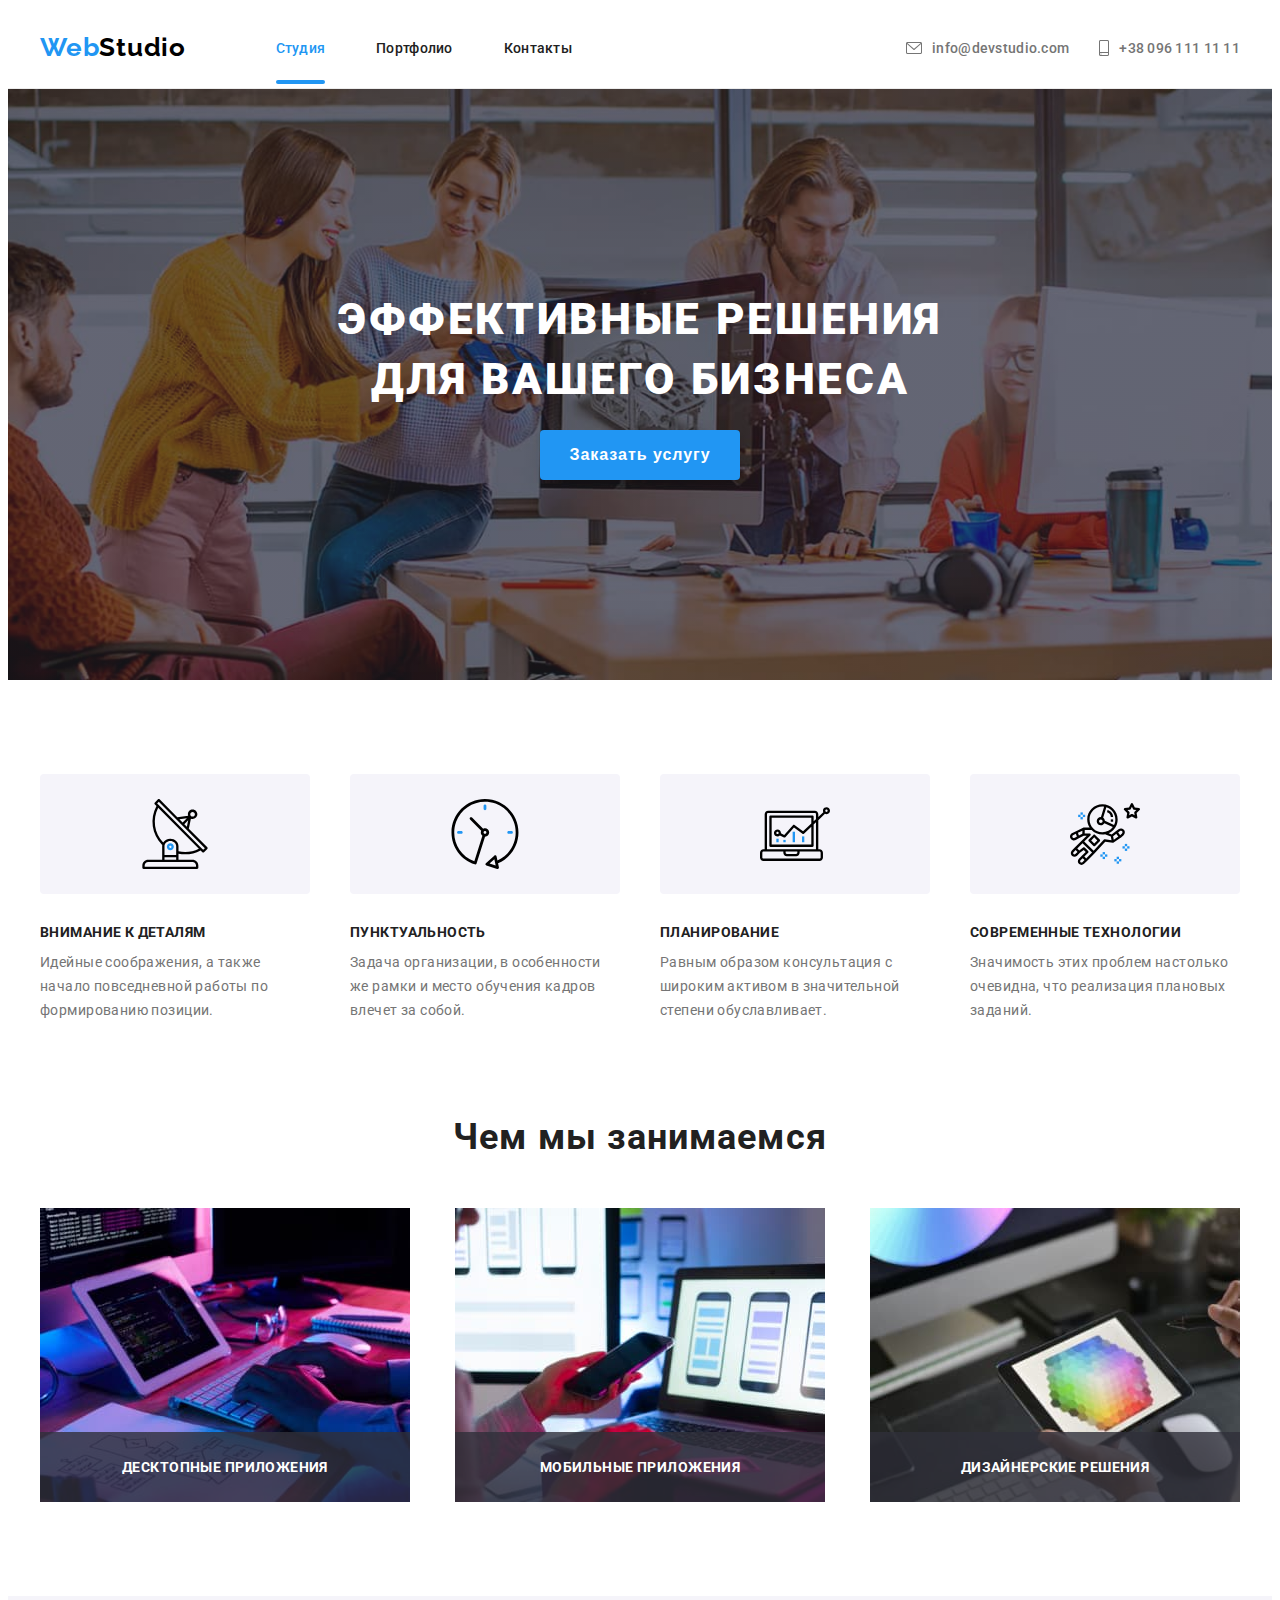
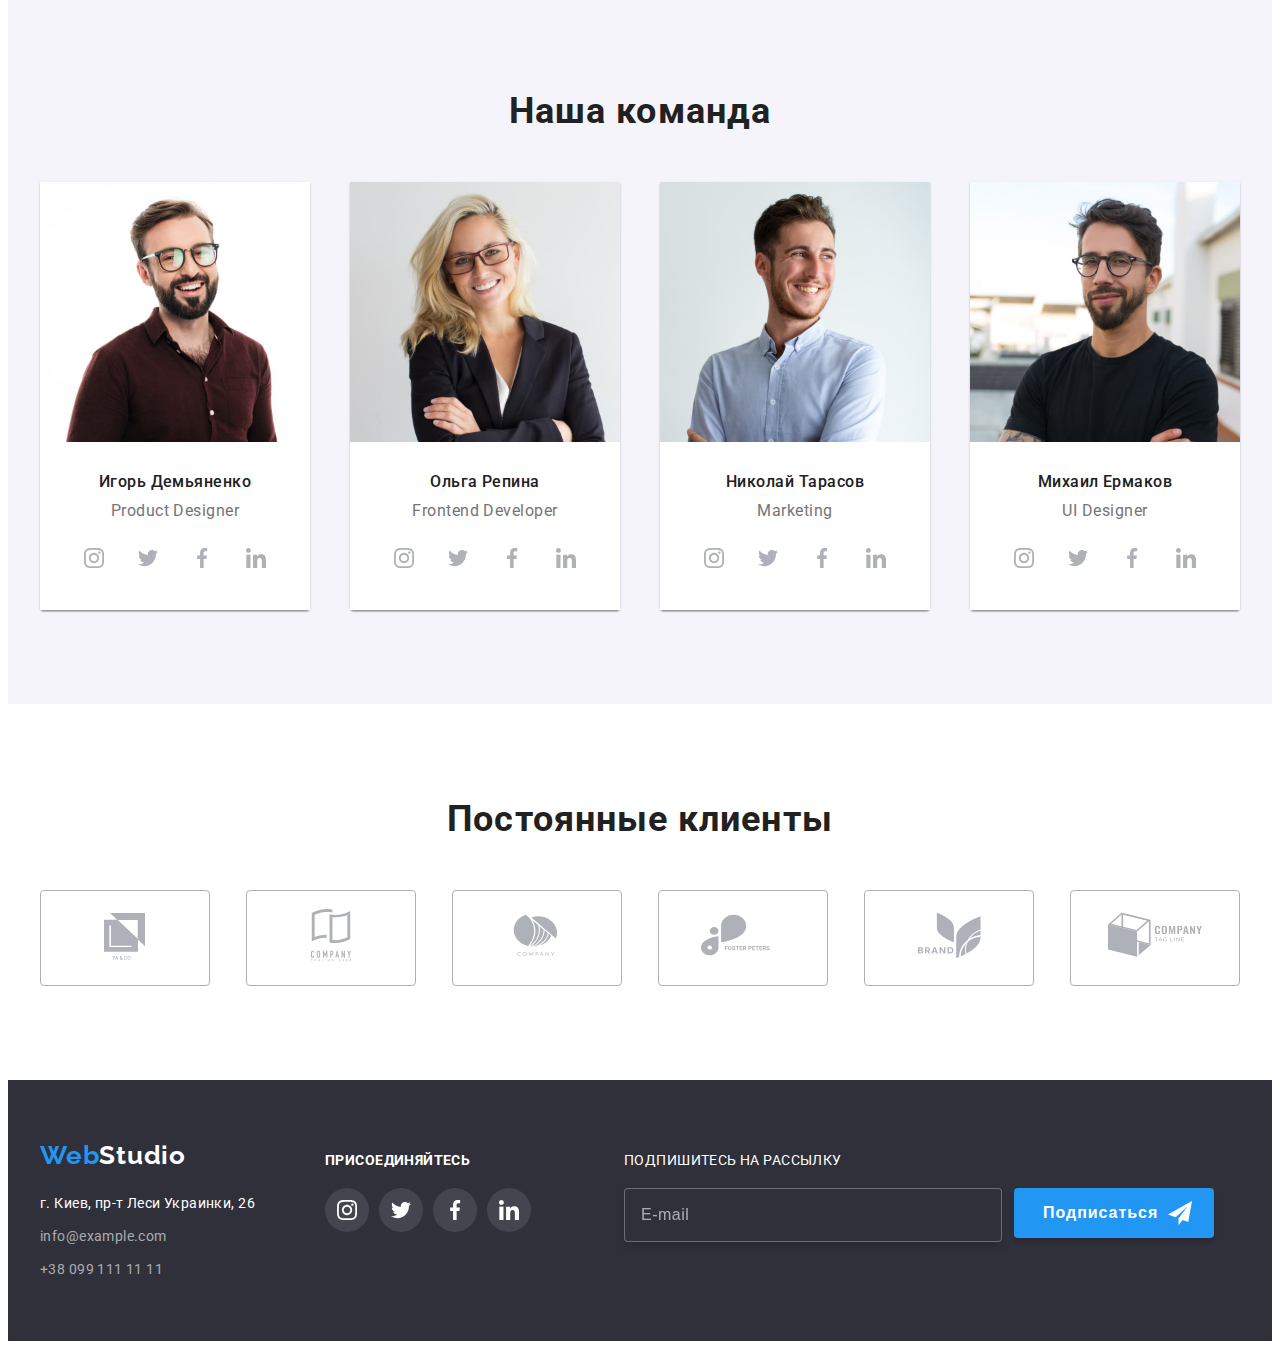
<file: index.html>
<!DOCTYPE html>
<html lang="ru">
<head>
    <meta charset="UTF-8">
    <meta http-equiv="X-UA-Compatible" content="IE=edge">
    <meta name="viewport" content="width=device-width, initial-scale=1.0">
    <title>document-studio</title>
    <link rel="stylesheet" href="https://cdnjs.cloudflare.com/ajax/libs/modern-normalize/1.1.0/modern-normalize.min.css"
        integrity="sha512-wpPYUAdjBVSE4KJnH1VR1HeZfpl1ub8YT/NKx4PuQ5NmX2tKuGu6U/JRp5y+Y8XG2tV+wKQpNHVUX03MfMFn9Q=="
        crossorigin="anonymous" referrerpolicy="no-referrer" />
    <link rel="preconnect" href="https://fonts.googleapis.com">
    <link rel="preconnect" href="https://fonts.gstatic.com" crossorigin>
    <link href="https://fonts.googleapis.com/css2?family=Raleway:wght@700&family=Roboto:wght@400;500;700;900&display=swap"
        rel="stylesheet">
    <link rel="stylesheet" href="./css/styles.css">
</head>
<body>
   <header class="header">
       <div class="container header-container">
            <nav class="header-nav">
                <a href="" class="header-logo"><span class="header-logo-first">Web</span><span class="header-logo-second">Studio</span></a>
                <ul class="list header-nav-list">
                    <li class="header-nav-item"><a href="" class="header-link studio-link">Студия</a></li>
                    <li class="header-nav-item"><a href="./portfolio.html" class="header-link">Портфолио</a></li>
                    <li class="header-nav-item"><a href="" class="header-link">Контакты</a></li>
                </ul>
            </nav>
            <ul class="list header-contacts-list">
                <li class="header-contacts-item">
                    <a href="mailto:info@devstudio.com" class="header-contacts-link">
                        <svg class="header-contacts-icon" width="16" height="12">
                            <use href="./images/icons.svg#icon-envelope"></use>
                        </svg> 
                    info@devstudio.com</a>
                </li>
                <li class="header-contacts-item">
                    <a href="tel:+380961111111" class="header-contacts-link">
                        <svg class="header-contacts-icon" width="10" height="16">
                            <use href="./images/icons.svg#icon-smartphone"></use>
                        </svg>
                    +38 096 111 11 11</a>
                </li>
            </ul>
        </div>
   </header> 

   <main>
        <section class="hero section">
            <div class="container">
                <h1 class="hero-title">Эффективные решения для вашего бизнеса</h1>
                <button type="button" class="hero-btn" data-modal-open>Заказать услугу</button>
            </div>
        </section>
       
       <section class="peculiarities section">
           <div class="container">
                <h2 class="visually-hidden">Особенности</h2>
                <ul class="list peculiarities-list">
                    <li class="peculiarities-item">
                        <div class="peculiarities-decoration">
                            <svg class="peculiarities-decoration-icon" width="70" height="70">
                                <use href="./images/icons.svg#icon-antenna"></use>
                            </svg>
                        </div>
                        <h3 class="peculiarities-title">Внимание к деталям</h3>
                        <p class="peculiarities-text">
                                Идейные соображения, а также начало повседневной работы по формированию позиции.
                        </p>
                    </li>
                    <li class="peculiarities-item">
                        <div class="peculiarities-decoration">
                            <svg class="peculiarities-decoration-icon" width="70" height="70">
                                <use href="./images/icons.svg#icon-clock"></use>
                            </svg>
                        </div>
                        <h3 class="peculiarities-title">Пунктуальность</h3>
                        <p class="peculiarities-text">
                                Задача организации, в особенности же рамки и место обучения кадров влечет за собой.
                        </p>
                    </li>
                    <li class="peculiarities-item">
                        <div class="peculiarities-decoration">
                            <svg class="peculiarities-decoration-icon" width="70" height="70">
                                <use href="./images/icons.svg#icon-diagram"></use>
                            </svg>
                        </div>
                        <h3 class="peculiarities-title">Планирование</h3>
                        <p class="peculiarities-text"> Равным образом консультация с широким активом в значительной степени обуславливает.
                        </p>
                    </li>
                    <li class="peculiarities-item">
                        <div class="peculiarities-decoration">
                            <svg class="peculiarities-decoration-icon" width="70" height="70">
                                <use href="./images/icons.svg#icon-astronaut"></use>
                            </svg>
                        </div>
                        <h3 class="peculiarities-title">Современные технологии</h3>
                        <p class="peculiarities-text">Значимость этих проблем настолько очевидна, что реализация плановых заданий.
                            </p>
                    </li>
                </ul>
            </div>
       </section>

       <section class="activity section">
           <div class="container">
                <h2 class="activity-title">Чем мы занимаемся</h2>
                <ul class="list activity-list">
                    <li class="activity-item">
                        <img src="./images/writing_code.jpg" alt="процесс написания кода" width="370">
                        <div class="activity-item-box">
                            <h3  class="activity-item-title">ДЕСКТОПНЫЕ ПРИЛОЖЕНИЯ</h3>
                        </div>
                    </li>
                    <li class="activity-item">
                        <img src="./images/creating_a_layout.jpg" alt="процесс создания макета сайта" width="370">
                        <div class="activity-item-box">
                            <h3 class="activity-item-title">МОБИЛЬНЫЕ ПРИЛОЖЕНИЯ</h3>
                        </div>
                    </li>
                    <li class="activity-item">
                        <img src="./images/site_design.jpg" alt="процесс оформления сайта" width="370">
                        <div class="activity-item-box">
                            <h3 class="activity-item-title">ДИЗАЙНЕРСКИЕ РЕШЕНИЯ</h3>
                        </div>
                    </li>
                </ul>
            </div>
       </section>

       <section class="team section">
           <div class="container">
                <h2 class="team-title">Наша команда</h2>
                <ul class="list team-list">
                    <li class="team-item">                    
                        <img src="./images/team-member-1.jpg" alt="мужчина в очках и рубашке" width="270">
                        <div class="team-item-description">
                            <h3 class="team-item-title">Игорь Демьяненко</h3>                    
                            <p lang="en" class="team-item-text">Product Designer</p>
                            <ul class="team-socials-list list">
                                <li class="team-socials-item">
                                    <a href="" class="team-socials-link">
                                        <svg class="team-socials-icon" width="20" height="20">
                                            <use href="./images/icons.svg#icon-instagram"></use>
                                        </svg>
                                    </a>
                                </li>
                                <li class="team-socials-item">
                                    <a href="" class="team-socials-link">
                                        <svg class="team-socials-icon" width="20" height="20">
                                            <use href="./images/icons.svg#icon-twitter"></use>
                                        </svg>
                                    </a>
                                </li>
                                <li class="team-socials-item">
                                    <a href="" class="team-socials-link">
                                        <svg class="team-socials-icon" width="20" height="20">
                                            <use href="./images/icons.svg#icon-facebook"></use>
                                        </svg>
                                    </a>
                                </li>
                                <li class="team-socials-item">
                                    <a href="" class="team-socials-link">
                                        <svg class="team-socials-icon" width="20" height="20">
                                            <use href="./images/icons.svg#icon-linkedin"></use>
                                        </svg>
                                    </a>
                                </li>
                            </ul>
                        </div>
                    </li>
                    <li class="team-item">
                        <img src="./images/team-member-2.jpg" alt="женщина в очках и пиджаке" width="270">
                        <div class="team-item-description">
                            <h3 class="team-item-title">Ольга Репина</h3>
                            <p lang="en" class="team-item-text"> Frontend Developer</p>
                            <ul class="team-socials-list list">
                                <li class="team-socials-item">
                                    <a href="" class="team-socials-link">
                                        <svg class="team-socials-icon" width="20" height="20">
                                            <use href="./images/icons.svg#icon-instagram"></use>
                                        </svg>
                                    </a>
                                </li>
                                <li class="team-socials-item">
                                    <a href="" class="team-socials-link">
                                     <svg class="team-socials-icon" width="20" height="20">
                                         <use href="./images/icons.svg#icon-twitter"></use>
                                     </svg>   
                                    </a>
                                </li>
                                <li class="team-socials-item">
                                    <a href="" class="team-socials-link">
                                     <svg class="team-socials-icon" width="20" height="20">
                                         <use href="./images/icons.svg#icon-facebook"></use>
                                     </svg>   
                                    </a>
                                </li>
                                <li class="team-socials-item">
                                    <a href="" class="team-socials-link">
                                      <svg class="team-socials-icon" width="20" height="20">
                                          <use href="./images/icons.svg#icon-linkedin"></use>
                                      </svg>  
                                    </a>
                                </li>
                            </ul>
                        </div>
                    </li>
                    <li class="team-item">                    
                        <img src="./images/team-member-3.jpg" alt="мужчина в рубашке" width="270">
                        <div class="team-item-description">
                            <h3 class="team-item-title">Николай Тарасов</h3>
                            <p lang="en" class="team-item-text"> Marketing</p>
                            <ul class="team-socials-list list">
                                <li class="team-socials-item">
                                    <a href="" class="team-socials-link">
                                        <svg class="team-socials-icon" width="20" height="20">
                                            <use href="./images/icons.svg#icon-instagram"></use>
                                        </svg>
                                    </a>
                                </li>
                                <li class="team-socials-item">
                                    <a href="" class="team-socials-link">
                                        <svg class="team-socials-icon" width="20" height="20">
                                            <use href="./images/icons.svg#icon-twitter"></use>
                                        </svg>
                                    </a>
                                </li>
                                <li class="team-socials-item">
                                    <a href="" class="team-socials-link">
                                        <svg class="team-socials-icon" width="20" height="20">
                                            <use href="./images/icons.svg#icon-facebook"></use>
                                        </svg>
                                    </a>
                                </li>
                                <li class="team-socials-item">
                                    <a href="" class="team-socials-link">
                                        <svg class="team-socials-icon" width="20" height="20">
                                            <use href="./images/icons.svg#icon-linkedin"></use>
                                        </svg>
                                    </a>
                                </li>
                            </ul>
                        </div>
                    </li>
                    <li class="team-item">                    
                        <img src="./images/team-member-4.jpg" alt="мужчина в очках и футболке" width="270">
                        <div class="team-item-description">
                            <h3 class="team-item-title">Михаил Ермаков</h3>
                            <p lang="en" class="team-item-text"> UI Designer</p>
                            <ul class="team-socials-list list">
                                <li class="team-socials-item">
                                    <a href="" class="team-socials-link">
                                        <svg class="team-socials-icon" width="20" height="20">
                                            <use href="./images/icons.svg#icon-instagram"></use>
                                        </svg>
                                    </a>
                                </li>
                                <li class="team-socials-item">
                                    <a href="" class="team-socials-link">
                                        <svg class="team-socials-icon" width="20" height="20">
                                            <use href="./images/icons.svg#icon-twitter"></use>
                                        </svg>
                                    </a>
                                </li>
                                <li class="team-socials-item">
                                    <a href="" class="team-socials-link">
                                        <svg class="team-socials-icon" width="20" height="20">
                                            <use href="./images/icons.svg#icon-facebook"></use>
                                        </svg>
                                    </a>
                                </li>
                                <li class="team-socials-item">
                                    <a href="" class="team-socials-link">
                                        <svg class="team-socials-icon" width="20" height="20">
                                            <use href="./images/icons.svg#icon-linkedin"></use>
                                        </svg>
                                    </a>
                                </li>
                            </ul>
                        </div>
                    </li>
                </ul>
            </div>
       </section>
       
       <section class="clients section">
            <div class="container clients-container">
                <h2 class="clients-title">Постоянные клиенты</h2>
                <ul class="clients-list list">
                    <li class="clients-item">
                        <a href="" class="clients-item-link">
                            <svg class="clients-item-icon"  width="106" height="60">
                                <use href="./images/icons.svg#icon-company-1"></use>
                            </svg>
                        </a>
                    </li>
                    <li class="clients-item">
                        <a href="" class="clients-item-link">
                            <svg class="clients-item-icon" width="106" height="60">
                                <use href="./images/icons.svg#icon-company-2"></use>
                            </svg>
                        </a>
                    </li>
                    <li class="clients-item">
                        <a href="" class="clients-item-link">
                            <svg class="clients-item-icon" width="106" height="60">
                                <use href="./images/icons.svg#icon-company-3"></use>
                            </svg>
                        </a>
                    </li>
                    <li class="clients-item">
                        <a href="" class="clients-item-link">
                            <svg class="clients-item-icon" width="106" height="60">
                                <use href="./images/icons.svg#icon-company-4"></use>
                            </svg>
                        </a>
                    </li>
                    <li class="clients-item">
                        <a href="" class="clients-item-link">
                            <svg class="clients-item-icon" width="106" height="60">
                                <use href="./images/icons.svg#icon-company-5"></use>
                            </svg>
                        </a>
                    </li>
                    <li class="clients-item">
                        <a href="" class="clients-item-link">
                            <svg class="clients-item-icon" width="106" height="60">
                                <use href="./images/icons.svg#icon-company-6"></use>
                            </svg>
                        </a>
                    </li>
                </ul>
            </div>
       </section>
   </main>

   <footer class="footer">
       <div class="container footer-container">
           <div class="footer-logo-address">
                <a href="" class="footer-logo"><span class="footer-logo-first">Web</span><span class="footer-logo-second">Studio</span></a>
                <address class="footer-address">
                    <ul class="list">
                        <li class="footer-item"><a href="https://goo.gl/maps/iqcSmfnzoTDPEqYf7" target="_blank" rel="noopener noreferrer nofollow" class="footer-link footer-maps-link">г. Киев, пр-т Леси Украинки, 26</a></li>
                        <li class="footer-item"><a href="mailto:info@example.com" class="footer-link footer-contacts-link">info@example.com</a></li>
                        <li class="footer-item"><a href="tel:+380991111111" class="footer-link footer-contacts-link">+38 099 111 11 11</a></li>
                    </ul>
                </address>
            </div>
            <div class="footer-socials">
                <p class="footer-socials-title">ПРИСОЕДИНЯЙТЕСЬ</p>
                <ul class="footer-socials-list list">
                    <li class="footer-socials-item">
                        <a href="" class="footer-socials-link">
                            <svg class="footer-socials-icon" width="20" height="20">
                                <use href="./images/icons.svg#icon-instagram"></use>
                            </svg>
                        </a>
                    </li>
                    <li class="footer-socials-item">
                        <a href="" class="footer-socials-link">
                            <svg class="footer-socials-icon" width="20" height="20">
                                <use href="./images/icons.svg#icon-twitter"></use>
                            </svg>
                        </a>
                    </li>
                    <li class="footer-socials-item">
                        <a href="" class="footer-socials-link">
                            <svg class="footer-socials-icon" width="20" height="20">
                                <use href="./images/icons.svg#icon-facebook"></use>
                            </svg>
                        </a>
                    </li>
                    <li class="footer-socials-item">
                        <a href="" class="footer-socials-link">
                            <svg class="footer-socials-icon" width="20" height="20">
                                <use href="./images/icons.svg#icon-linkedin"></use>
                            </svg>
                        </a>
                    </li>
                </ul>
            </div>
            <div class="footer-send">
                <label for="footer-send-field" class="footer-send-label">Подпишитесь на рассылку</label>
                <form class="footer-send-form">
                    <input type="email" class="footer-send-field" name="footer-send-field" id="footer-send-field" placeholder="E-mail">
                    <button type="submit" class="footer-send-btn">Подписаться 
                        <span class="footer-send-span">
                            <svg class="footer-send-icon" width="24" height="24">
                                <use href="./images/icons.svg#icon-send"></use>
                            </svg>
                        </span>
                    </button>
                </form>
            </div>
        </div>
   </footer>

   <div class="backdrop is-hidden" data-modal>
        <div class="modal">
            <button type="button" class="modal-close-btn" data-modal-close> 
                <svg class="modal-close-icon" width="18" height="18">
                    <use href="./images/icons.svg#icon-close"></use>
                </svg>
            </button>
            <p class="modal-title">Оставьте свои данные, мы вам перезвоним</p>
            <form>
                <div class="form-field">
                    <label for="user-name" class="modal-label">Имя</label>
                    <div class="modal-input-wrap">
                        <input type="text" class="modal-input" name="user-name" id="user-name">
                        <svg class="modal-icon" width="18" height="18">
                            <use href="./images/icons.svg#icon-person"></use>
                        </svg>
                    </div>                
                </div>
                <div class="form-field">
                    <label for="user-tel" class="modal-label">Телефон</label>
                    <div class="modal-input-wrap">
                        <input type="tel" class="modal-input" name="user-tel" id="user-tel">
                        <svg class="modal-icon" width="18" height="18">
                            <use href="./images/icons.svg#icon-tel"></use>
                        </svg>
                    </div>
                </div>
                <div class="form-field">
                    <label for="user-email" class="modal-label">Почта</label>
                    <div class="modal-input-wrap">
                        <input type="email" class="modal-input" name="user-email" id="user-email">
                        <svg class="modal-icon" width="18" height="18">
                            <use href="./images/icons.svg#icon-email"></use>
                        </svg>
                    </div>
                </div>
                <div class="form-field-text">
                    <label for="user-text" class="modal-label">Комментарий</label>
                    <textarea name="user-text" id="user-text" class="modal-text" placeholder="Введите текст"></textarea>
                </div>
                <div class="form-field-check">
                    <input type="checkbox" class="modal-check visually-hidden" name="modal-check" id="modal-check">
                    <label for="modal-check" class="modal-check-label">
                        <span class="modal-check-span">
                            <svg class="modal-check-icon" width="11" height="8" >
                                <use href="./images/icons.svg#icon-check"></use>
                            </svg>
                        </span> 
                        Соглашаюсь с рассылкой и принимаю <span class="modal-check-label-accent">Условия договора</span>
                    </label>                                     
                </div>
                <button type="submit" class="modal-submit-btn">Отправить</button>
            </form>
        </div>
   </div>

   <script src="./js/modal.js"></script>
   
</body>
</html>
</file>
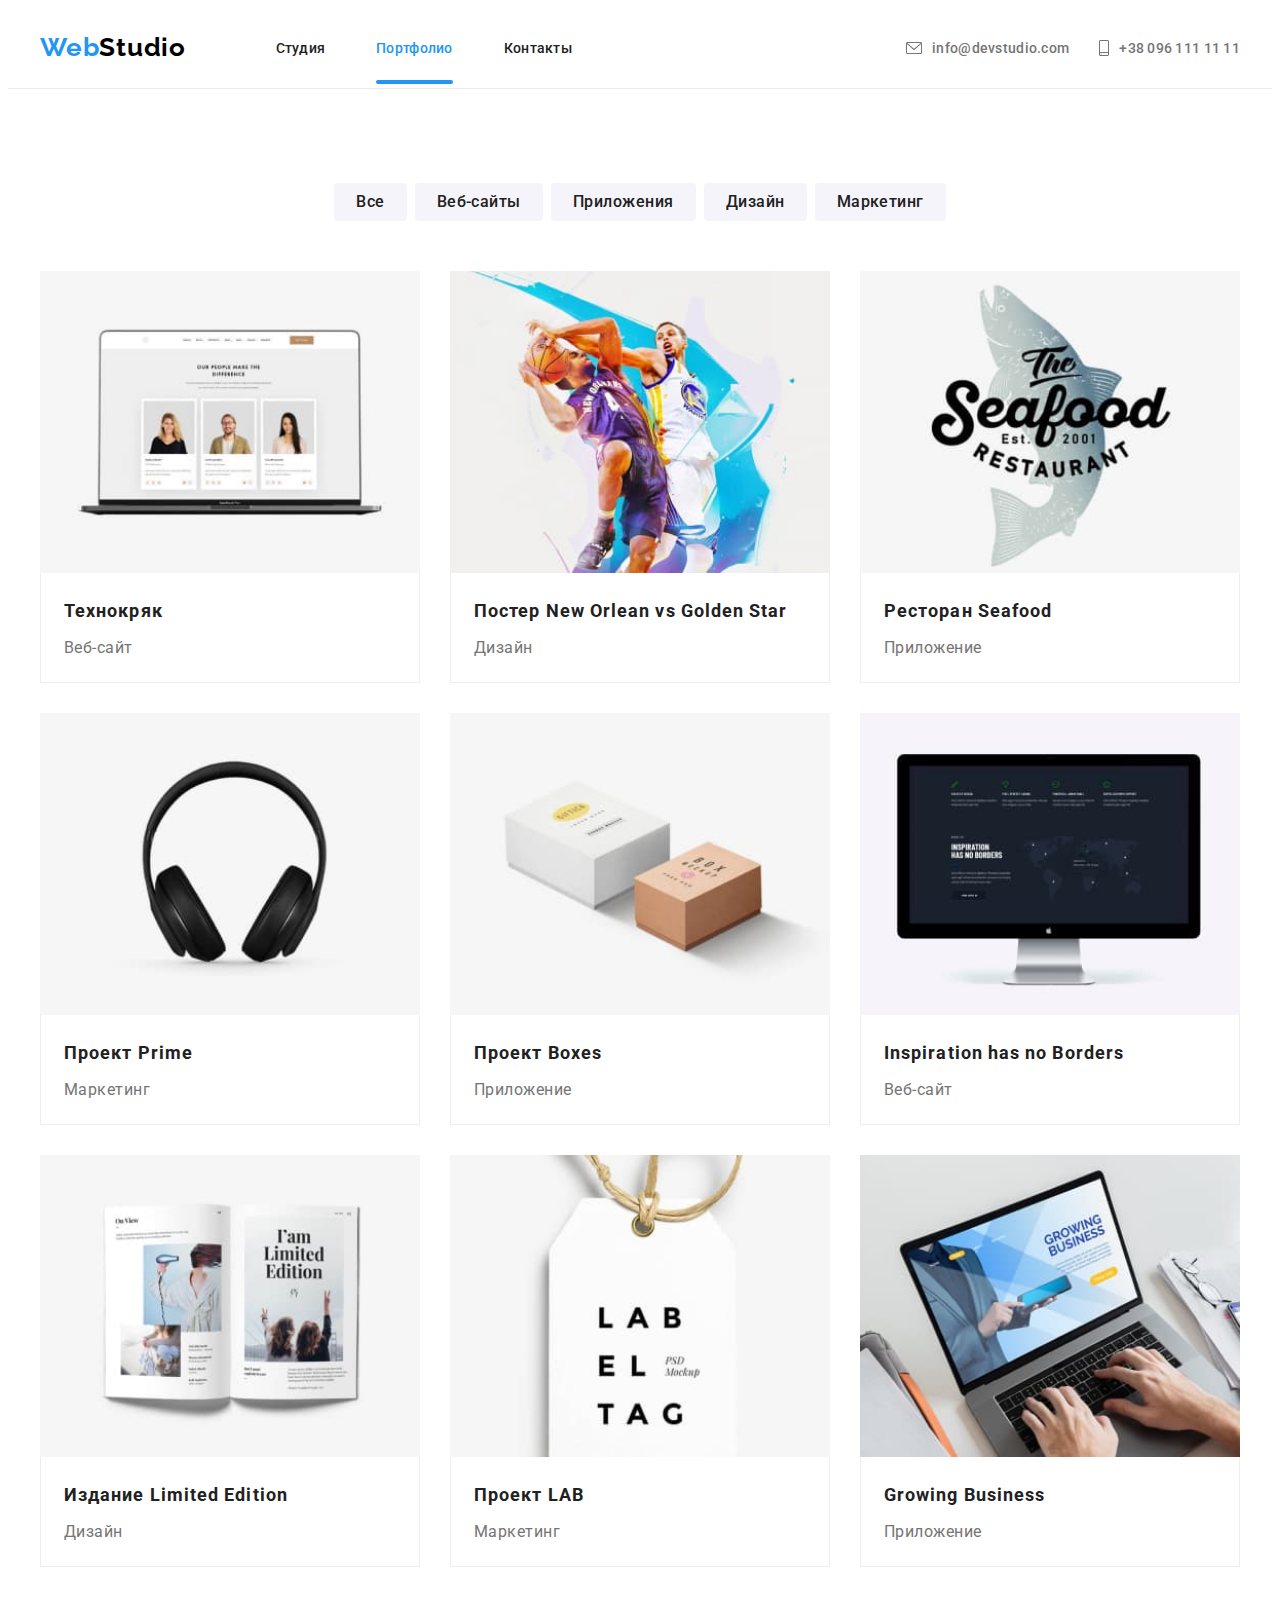
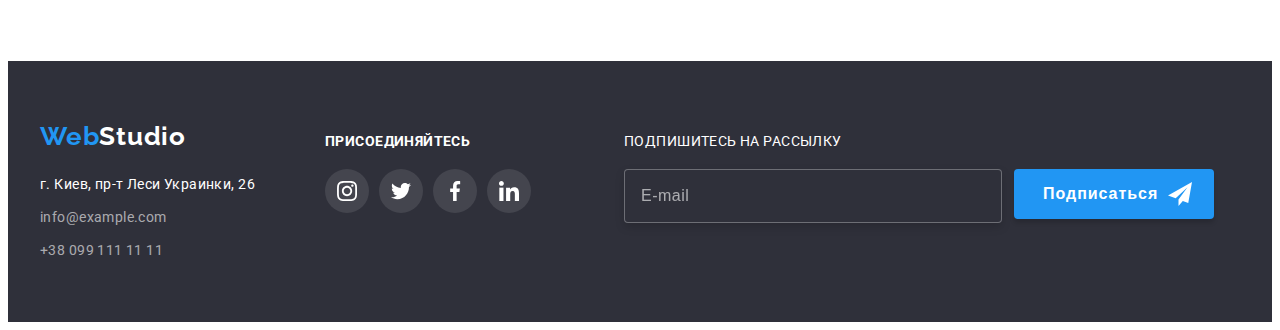
<file: portfolio.html>
<!DOCTYPE html>
<html lang="ru">
<head>
    <meta charset="UTF-8">
    <meta http-equiv="X-UA-Compatible" content="IE=edge">
    <meta name="viewport" content="width=device-width, initial-scale=1.0">
    <title>Document-portfolio</title>
    <link rel="stylesheet" href="https://cdnjs.cloudflare.com/ajax/libs/modern-normalize/1.1.0/modern-normalize.min.css"
        integrity="sha512-wpPYUAdjBVSE4KJnH1VR1HeZfpl1ub8YT/NKx4PuQ5NmX2tKuGu6U/JRp5y+Y8XG2tV+wKQpNHVUX03MfMFn9Q=="
        crossorigin="anonymous" referrerpolicy="no-referrer" />
    <link rel="preconnect" href="https://fonts.googleapis.com">
    <link rel="preconnect" href="https://fonts.gstatic.com" crossorigin>
    <link href="https://fonts.googleapis.com/css2?family=Raleway:wght@700&family=Roboto:wght@400;500;700;900&display=swap"
        rel="stylesheet">
    <link rel="stylesheet" href="./css/styles.css">
</head>
<body>
    <header class="header">
        <div class="container header-container">
            <nav class="header-nav">
                <a href="" class="header-logo"><span class="header-logo-first">Web</span><span class="header-logo-second">Studio</span></a>
                <ul class="list header-nav-list">
                    <li class="header-nav-item"><a href="./index.html" class="header-link">Студия</a></li>
                    <li class="header-nav-item"><a href="" class="header-link portfolio-link">Портфолио</a></li>
                    <li class="header-nav-item"><a href="" class="header-link">Контакты</a></li>
                </ul>
            </nav>
            <ul class="list header-contacts-list">
                <li class="header-contacts-item">
                    <a href="mailto:info@devstudio.com" class="header-contacts-link">
                        <svg class="header-contacts-icon" width="16" height="12">
                            <use href="./images/icons.svg#icon-envelope"></use>
                        </svg>
                        info@devstudio.com</a>
                </li>
                <li class="header-contacts-item">
                    <a href="tel:+380961111111" class="header-contacts-link">
                        <svg class="header-contacts-icon" width="10" height="16">
                            <use href="./images/icons.svg#icon-smartphone"></use>
                        </svg>
                        +38 096 111 11 11</a>
                </li>
            </ul>
        </div>
    </header>

    <main>
        <section class="portfolio section">
            <div class="container">
                <h2 class="visually-hidden">Наше портфолио</h2>
                <ul class="list portfolio-list-btn">
                    <li class="item-btn"><button type="button" class="portfolio-btn">Все</button></li>
                    <li class="item-btn"><button type="button" class="portfolio-btn">Веб-сайты</button></li>
                    <li class="item-btn"><button type="button" class="portfolio-btn">Приложения</button></li>
                    <li class="item-btn"><button type="button" class="portfolio-btn">Дизайн</button></li>
                    <li class="item-btn"><button type="button" class="portfolio-btn">Маркетинг</button></li>
                </ul>
                <ul class="list portfolio-projects-list">
                    <li class="portfolio-projects-item">
                        <a href="" class="portfolio-projects-item-link">
                            <div class="portfolio-projects-wrap">
                                <img src="./images/web-site-1.jpg" alt="фотографии на ноутбуке" width="370">
                                <p class="portfolio-projects-overlay">Технокряк это современная площадка распространения коронавируса. Компании используют эту платформу для цифрового шпионажа и атак на защищённые сервера конкурентов.</p>
                            </div>
                            <div class="portfolio-projects-description">
                                <h3 class="portfolio-projects-title">Технокряк</h3>
                                <p class="portfolio-projects-text">Веб-сайт</p>
                            </div>
                        </a>
                    </li>
                    <li class="portfolio-projects-item">
                        <a href="" class="portfolio-projects-item-link">
                            <div class="portfolio-projects-wrap">
                                <img src="./images//design-1.jpg" alt="игра в баскетбол" width="370">
                                <p class="portfolio-projects-overlay">Постер <span lang="en"> New Orlean vs Golden Star</span></p>
                            </div>
                            <div class="portfolio-projects-description">
                                <h3 class="portfolio-projects-title">Постер <span lang="en"> New Orlean vs Golden Star</span></h3>
                                <p class="portfolio-projects-text">Дизайн</p>
                            </div>
                        </a>
                    </li>
                    <li class="portfolio-projects-item">
                        <a href="" class="portfolio-projects-item-link">
                            <div class="portfolio-projects-wrap">
                                <img src="./images/application-1.jpg" alt="рыба" width="370">
                                <p class="portfolio-projects-overlay">Ресторан <span lang="en"> Seafood</span></p>
                            </div>
                            <div class="portfolio-projects-description">
                                <h3 class="portfolio-projects-title">Ресторан <span lang="en"> Seafood</span></h3>
                                <p class="portfolio-projects-text">Приложение</p>
                            </div>
                        </a>
                    </li>
                    <li class="portfolio-projects-item">
                        <a href="" class="portfolio-projects-item-link">
                            <div class="portfolio-projects-wrap">
                                <img src="./images/marketing-1.jpg" alt="наушники" width="370">
                                <p class="portfolio-projects-overlay">Проект <span lang="en">Prime</span></p>
                            </div>
                            <div class="portfolio-projects-description">
                                <h3 class="portfolio-projects-title">Проект <span lang="en">Prime</span></h3>
                                <p class="portfolio-projects-text">Маркетинг</p>
                            </div>
                        </a>
                    </li>
                    <li class="portfolio-projects-item">
                        <a href="" class="portfolio-projects-item-link">
                            <div class="portfolio-projects-wrap">
                                <img src="./images/application-2.jpg" alt="две коробки" width="370">
                                <p class="portfolio-projects-overlay">Проект <span lang="en">Boxes</span></p>
                            </div>
                            <div class="portfolio-projects-description">
                                <h3 class="portfolio-projects-title">Проект <span lang="en">Boxes</span></h3>
                                <p class="portfolio-projects-text">Приложение</p>
                            </div>
                        </a>
                    </li>
                    <li class="portfolio-projects-item">
                        <a href="" class="portfolio-projects-item-link">
                            <div class="portfolio-projects-wrap">
                                <img src="./images/web-site-2.jpg" alt="монитор компьютера" width="370">
                                <p class="portfolio-projects-overlay" lang="en">Inspiration has no Borders</p>
                            </div>
                            <div class="portfolio-projects-description">
                                <h3 class="portfolio-projects-title" lang="en">Inspiration has no Borders</h3>
                                <p class="portfolio-projects-text">Веб-сайт</p>
                            </div>
                        </a>
                    </li>
                    <li class="portfolio-projects-item">
                        <a href="" class="portfolio-projects-item-link">
                            <div class="portfolio-projects-wrap">
                                <img src="./images//design-2.jpg" alt="книга" width="370">
                                <p class="portfolio-projects-overlay">Издание <span lang="en">Limited Edition</span></p>
                            </div>
                            <div class="portfolio-projects-description">
                                <h3 class="portfolio-projects-title">Издание <span lang="en">Limited Edition</span></h3>
                                <p class="portfolio-projects-text">Дизайн</p>
                            </div>
                        </a>
                    </li>
                    <li class="portfolio-projects-item">
                        <a href="" class="portfolio-projects-item-link">
                            <div class="portfolio-projects-wrap">
                                <img src="./images/marketing-2.jpg" alt="логотип проекта" width="370">
                                <p class="portfolio-projects-overlay">Проект <span lang="en">LAB</span></p>
                            </div>
                            <div class="portfolio-projects-description">
                                <h3 class="portfolio-projects-title">Проект <span lang="en">LAB</span></h3>
                                <p class="portfolio-projects-text">Маркетинг</p>
                            </div>
                        </a>
                    </li>
                    <li class="portfolio-projects-item">
                        <a href="" class="portfolio-projects-item-link">
                            <div class="portfolio-projects-wrap">
                                <img src="./images/application-3.jpg" alt="человек работает на ноутбуке" width="370">
                                <p class="portfolio-projects-overlay" lang="en">Growing Business</p>
                            </div>
                            <div class="portfolio-projects-description">
                                <h3 class="portfolio-projects-title" lang="en">Growing Business</h3>
                                <p class="portfolio-projects-text">Приложение</p>
                            </div>
                        </a>
                    </li>
                </ul>
            </div>
        </section>        
    </main>

    <footer class="footer">
        <div class="container footer-container">
            <div class="footer-logo-address">
                <a href="" class="footer-logo"><span class="footer-logo-first">Web</span><span
                        class="footer-logo-second">Studio</span></a>
                <address class="footer-address">
                    <ul class="list">
                        <li class="footer-item"><a href="https://goo.gl/maps/iqcSmfnzoTDPEqYf7" target="_blank"
                                rel="noopener noreferrer nofollow" class="footer-link footer-maps-link">г. Киев, пр-т Леси
                                Украинки, 26</a></li>
                        <li class="footer-item"><a href="mailto:info@example.com"
                                class="footer-link footer-contacts-link">info@example.com</a></li>
                        <li class="footer-item"><a href="tel:+380991111111" class="footer-link footer-contacts-link">+38 099
                                111 11 11</a></li>
                    </ul>
                </address>
            </div>
            <div class="footer-socials">
                <p class="footer-socials-title">ПРИСОЕДИНЯЙТЕСЬ</p>
                <ul class="footer-socials-list list">
                    <li class="footer-socials-item">
                        <a href="" class="footer-socials-link">
                            <svg class="footer-socials-icon" width="20" height="20">
                                <use href="./images/icons.svg#icon-instagram"></use>
                            </svg>
                        </a>
                    </li>
                    <li class="footer-socials-item">
                        <a href="" class="footer-socials-link">
                            <svg class="footer-socials-icon" width="20" height="20">
                                <use href="./images/icons.svg#icon-twitter"></use>
                            </svg>
                        </a>
                    </li>
                    <li class="footer-socials-item">
                        <a href="" class="footer-socials-link">
                            <svg class="footer-socials-icon" width="20" height="20">
                                <use href="./images/icons.svg#icon-facebook"></use>
                            </svg>
                        </a>
                    </li>
                    <li class="footer-socials-item">
                        <a href="" class="footer-socials-link">
                            <svg class="footer-socials-icon" width="20" height="20">
                                <use href="./images/icons.svg#icon-linkedin"></use>
                            </svg>
                        </a>
                    </li>
                </ul>
            </div>
            <div class="footer-send">
                <label for="footer-send-field" class="footer-send-label">Подпишитесь на рассылку</label>
                <form class="footer-send-form">
                    <input type="email" class="footer-send-field" name="footer-send-field" id="footer-send-field"
                        placeholder="E-mail">
                    <button type="submit" class="footer-send-btn">Подписаться
                        <span class="footer-send-span">
                            <svg class="footer-send-icon" width="24" height="24">
                                <use href="./images/icons.svg#icon-send"></use>
                            </svg>
                        </span>
                    </button>
                </form>
            </div>
        </div>
    </footer>
</body>
</html>
</file>
<file: css/styles.css>
:root {
  --body-color: #212121;
  --body-background-color: #ffffff;
  --logo-first-color: #2196f3;
  --logo-second-color: #000000;
  --header-link-focus-color: #2196f3;
  --header-link-after-focus-background-color: #2196f3;
  --header-link-accent-color: #2196f3;
  --header-contacts-link-color: #757575;
  --header-contacts-link-accent-color: #2196f3;
  --header-border-bottom-color: #ececec;
  --footer-background-color: #2f303a;
  --footer-logo-first-color: #2196f3;
  --footer-logo-second-color: #ffffff;
  --footer-maps-link-color: #ffffff;
  --footer-contacts-link-color: rgba(255, 255, 255, 0.6);
  --footer-accent-link-color: #2196f3;
  --footer-join-color: #ffffff;
  --footer-socials-link-background-color: rgba(255, 255, 255, 0.1);
  --footer-socials-link-color: #ffffff;
  --footer-socials-accent-background-color: #2196f3;
  --footer-send-label-color: #ffffff;
  --footer-send-color: rgba(255, 255, 255, 0.6);
  --footer-send-border-color: rgba(255, 255, 255, 0.3);
  --footer-send-background-color: #2f303a;
  --footer-send-btn-background-color: #2196f3;
  --footer-send-btn-color: #ffffff;
  --footer-send-icon-color: #ffffff;
  --hero-background-color: #2f303a;
  --hero-title-color: #ffffff;
  --hero-btn-background-color: #2196f3;
  --hero-btn-color: #ffffff;
  --hero-btn-accent-background-color: #f5f4fa;
  --hero-btn-shadow-color: rgba(0, 0, 0, 0.15);
  --peculiarities-decoration-background-color: #f5f4fa;
  --peculiarities-text-color: #757575;
  --activity-item-box-background-color: rgba(47, 48, 58, 0.8);
  --activity-item-title-color: #ffffff;
  --team-background-color: #f5f4fa;
  --team-description-background-color: #ffffff;
  --team-link-background-color: #ffffff;
  --team-link-color: #afb1b8;
  --team-link-accent-background-color: #2196f3;
  --team-link-accent-color: #ffffff;
  --clients-link-border-color: #afb1b8;
  --clients-link-color: #afb1b8;
  --clients-link-accent-color: #2196f3;
  --clients-link-accent-border-color: #2196f3;
  --backdrop-background-color: rgba(0, 0, 0, 0.2);
  --modal-background-color: #ffffff;
  --modal-close-btn-background-color: #ffffff;
  --modal-close-btn-border-color: rgba(0, 0, 0, 0.1);
  --modal-close-btn-accent-color: #2196f3;
  --modal-close-icon-color: #000000;
  --modal-label-color: #757575;
  --modal-icon-color: #212121;
  --modal-input-accent-border-color: #2196f3;
  --modal-input-accent-icon-color: #2196f3;
  --modal-text-placeholder-color: rgba(117, 117, 117, 0.5);
  --modal-check-label-color: #757575;
  --modal-check-label-accent-color: #2196f3;
  --modal-check-vector-color: #212121;
  --modal-check-svg-color: #ffffff;
  --modal-check-vector-background-color: #2196f3;
  --modal-submit-btn-background-color: #2196f3;
  --modal-submit-btn-color: #ffffff;
  --portfolio-btn-background-color: #f5f4fa;
  --portfolio-btn-accent-background-color: #2196f3;
  --portfolio-btn-accent-color: #ffffff;
  --portfolio-description-background-color: #ffffff;
  --portfolio-description-border-color: #eeeeee;
  --team-item-text-color: #757575;
  --portfolio-projects-overlay-color: #ffffff;
  --portfolio-projects-overlay-background-color: rgba(33, 150, 243, 0.9);
  --portfolio-projects-title-color: #212121;
  --portfolio-projects-text-color: #757575;
}

h1,
h2,
h3,
h4,
h5,
h6,
p {
  margin: 0;
}

ul {
  margin: 0;
  padding: 0;
}

img {
  display: block;
  width: 100%;
  height: auto;
}

.list {
  list-style: none;
}

a {
  text-decoration: none;
}

body {
  font-family: "Roboto", sans-serif;
  color: var(--body-color);
  background-color: var(--body-background-color);
}

.container {
  width: 1200px;
  margin: 0 auto;
  padding-left: 15px;
  padding-right: 15px;
}

.section {
  padding-top: 94px;
  padding-bottom: 94px;
}

/*-------------------HEADER----------------------*/

.header {
  border-bottom: 1px solid var(--header-border-bottom-color);
  padding-top: 24px;
  padding-bottom: 25px;
}

.header-container {
  display: flex;
  align-items: center;
  justify-content: space-between;
}

.header-nav {
  display: flex;
  align-items: center;
  justify-content: space-between;
  min-width: 532px;
}

.header-logo {
  font-family: "Raleway", sans-serif;
  font-weight: bold;
  font-size: 26px;
  line-height: calc(31 / 26);
  letter-spacing: 0.03em;
}
.header-logo-first {
  color: var(--logo-first-color);
}
.header-logo-second {
  color: var(--logo-second-color);
}

.header-nav-list {
  display: flex;
}

.header-nav-item:not(:last-child) {
  margin-right: 51px;
}

.header-link {
  font-weight: 500;
  font-size: 14px;
  line-height: calc(16 / 14);
  letter-spacing: 0.02em;
  color: currentColor;
  position: relative;
  transition: color 250ms cubic-bezier(0.4, 0, 0.2, 1);
}

.studio-link,
.portfolio-link {
  color: var(--header-link-focus-color);
}

.studio-link::after,
.portfolio-link::after {
  content: "";
  width: 100%;
  height: 4px;
  border-radius: 2px;
  position: absolute;
  bottom: -28px;
  left: 0;
  background-color: var(--header-link-after-focus-background-color);
}

.header-link:hover,
.header-link:focus {
  color: var(--header-link-accent-color);
}

.header-contacts-list {
  display: flex;
}

.header-contacts-item:not(:last-child) {
  margin-right: 30px;
}

.header-contacts-link {
  font-weight: 500;
  font-size: 14px;
  line-height: calc(16 / 14);
  letter-spacing: 0.02em;
  color: var(--header-contacts-link-color);
  display: flex;
  align-items: center;
  transition: color 250ms cubic-bezier(0.4, 0, 0.2, 1);
}
.header-contacts-icon {
  fill: currentColor;
  margin-right: 10px;
}

.header-contacts-link:hover,
.header-contacts-link:focus {
  color: var(--header-contacts-link-accent-color);
}

/* ----------------FOOTER------------------- */

.footer {
  background-color: var(--footer-background-color);
  padding-top: 60px;
  padding-bottom: 60px;
}

.footer-container {
  display: flex;
}

.footer-logo-address {
  margin-right: 70px;
}

.footer-logo {
  font-family: "Raleway", sans-serif;
  font-weight: bold;
  font-size: 26px;
  line-height: calc(31 / 26);
  letter-spacing: 0.03em;
  display: inline-block;
  margin-bottom: 20px;
}
.footer-logo-first {
  color: var(--footer-logo-first-color);
}
.footer-logo-second {
  color: var(--footer-logo-second-color);
}

.footer-link {
  font-style: normal;
  font-size: 14px;
  line-height: calc(24 / 14);
  letter-spacing: 0.03em;
  transition: color 250ms cubic-bezier(0.4, 0, 0.2, 1);
}
.footer-maps-link {
  color: var(--footer-maps-link-color);
}
.footer-contacts-link {
  color: var(--footer-contacts-link-color);
}
.footer-link:hover,
.footer-link:focus {
  color: var(--footer-accent-link-color);
}

.footer-item:not(:last-child) {
  margin-bottom: 9px;
}

.footer-socials {
  padding-top: 12px;
  margin-right: 93px;
}

.footer-socials-title {
  font-weight: bold;
  font-size: 14px;
  line-height: calc(16 / 14);
  letter-spacing: 0.03em;
  text-transform: uppercase;
  color: var(--footer-join-color);
  margin-bottom: 20px;
}
.footer-socials-list {
  display: flex;
  justify-content: center;
}
.footer-socials-item:not(:last-child) {
  margin-right: 10px;
}
.footer-socials-link {
  width: 44px;
  height: 44px;
  border-radius: 50%;
  background-color: var(--footer-socials-link-background-color);
  display: flex;
  align-items: center;
  justify-content: center;
  color: var(--footer-socials-link-color);
  transition: background-color 250ms cubic-bezier(0.4, 0, 0.2, 1);
}
.footer-socials-icon {
  fill: currentColor;
}
.footer-socials-link:hover,
.footer-socials-link:focus {
  background-color: var(--footer-socials-accent-background-color);
}

.footer-send {
  padding-top: 12px;
}

.footer-send-label {
  font-size: 14px;
  line-height: calc(16 / 14);
  letter-spacing: 0.03em;
  text-transform: uppercase;
  color: var(--footer-send-label-color);
  display: block;
  margin-bottom: 20px;
}

.footer-send-form {
  display: flex;
}

.footer-send-field {
  width: 358px;
  height: 50px;
  border: 1px solid var(--footer-send-border-color);
  filter: drop-shadow(0px 4px 4px rgba(0, 0, 0, 0.15));
  border-radius: 4px;
  background-color: var(--footer-send-background-color);
  display: flex;
  align-items: center;
  padding-left: 16px;
  margin-right: 12px;
  cursor: pointer;
  font-size: 16px;
  line-height: calc(20 / 16);
  letter-spacing: 0.03em;
  color: var(--footer-send-color);
}

.footer-send-field::placeholder {
  font-size: 16px;
  line-height: calc(20 / 16);
  letter-spacing: 0.03em;
  color: var(--footer-send-color);
}

.footer-send-btn {
  width: 200px;
  height: 50px;
  background-color: var(--footer-send-btn-background-color);
  box-shadow: 0px 4px 4px rgba(0, 0, 0, 0.15);
  border-radius: 4px;
  border: none;
  display: flex;
  align-items: center;
  padding-left: 29px;
  font-weight: bold;
  font-size: 16px;
  line-height: calc(30 / 16);
  letter-spacing: 0.06em;
  color: var(--footer-send-btn-color);
  cursor: pointer;
}

.footer-send-span {
  display: flex;
  justify-content: center;
  align-items: center;
  padding-left: 10px;
}

.footer-send-icon {
  fill: var(--footer-send-icon-color);
}

/* -----------------STUDIO---------------------- */
/* --------------------HERO------------------------ */
.hero {
  background-color: var(--hero-background-color);
  background-image: linear-gradient(
      rgba(47, 48, 58, 0.4),
      rgba(47, 48, 58, 0.4)
    ),
    url(../images/hero-bg.jpg);
  background-repeat: no-repeat;
  background-position: center;
  background-size: cover;
  padding-top: 200px;
  padding-bottom: 200px;
  max-width: 1600px;
  margin: 0 auto;
}

.hero-title {
  font-weight: 900;
  font-size: 44px;
  line-height: calc(60 / 44);
  text-align: center;
  letter-spacing: 0.06em;
  text-transform: uppercase;
  color: var(--hero-title-color);
  margin-bottom: 21px;
  margin-left: auto;
  margin-right: auto;
  width: 623px;
}

.hero-btn {
  display: flex;
  align-items: center;
  justify-content: center;
  width: 200px;
  height: 50px;
  font-weight: bold;
  font-size: 16px;
  line-height: calc(30 / 16);
  letter-spacing: 0.06em;
  color: var(--hero-btn-color);
  background-color: var(--hero-btn-background-color);
  cursor: pointer;
  box-shadow: 0px 4px 4px var(--hero-btn-shadow-color);
  border-radius: 4px;
  border: none;
  margin-left: auto;
  margin-right: auto;
  transition: background-color 250ms cubic-bezier(0.4, 0, 0.2, 1),
    color 250ms cubic-bezier(0.4, 0, 0.2, 1);
}
.hero-btn:hover,
.hero-btn:focus {
  background-color: var(--hero-btn-accent-background-color);
  color: currentColor;
}

/* ----------------PECULIARITIES----------------*/

.peculiarities {
  padding-bottom: 0;
}

.visually-hidden {
  position: absolute;
  white-space: nowrap;
  width: 1px;
  height: 1px;
  overflow: hidden;
  border: 0;
  padding: 0;
  clip: rect(0 0 0 0);
  clip-path: inset(50%);
  margin: -1px;
}

.peculiarities-list {
  display: flex;
  justify-content: space-between;
}

.peculiarities-item {
  width: 270px;
}
.peculiarities-decoration {
  display: flex;
  justify-content: center;
  padding-top: 25px;
  padding-bottom: 25px;
  background-color: var(--peculiarities-decoration-background-color);
  border-radius: 4px;
  margin-bottom: 30px;
}

.peculiarities-title {
  font-size: 14px;
  line-height: calc(16 / 14);
  letter-spacing: 0.03em;
  text-transform: uppercase;
  color: currentColor;
  margin-bottom: 10px;
}

.peculiarities-text {
  font-size: 14px;
  line-height: calc(24 / 14);
  letter-spacing: 0.03em;
  color: var(--peculiarities-text-color);
}

/* ----------------ACTIVITY---------------- */

.activity-title {
  font-size: 36px;
  line-height: calc(42 / 36);
  text-align: center;
  letter-spacing: 0.03em;
  color: currentColor;
  margin-bottom: 50px;
}

.activity-list {
  display: flex;
  justify-content: space-between;
}

.activity-item {
  position: relative;
}

.activity-item-box {
  display: flex;
  width: 100%;
  padding-top: 27px;
  padding-bottom: 27px;
  justify-content: center;
  background-color: var(--activity-item-box-background-color);
  position: absolute;
  bottom: 0;
  left: 0;
}

.activity-item-title {
  font-size: 14px;
  line-height: calc(16 / 14);
  text-align: center;
  letter-spacing: 0.03em;
  text-transform: uppercase;
  color: var(--activity-item-title-color);
}
/* --------------------TEAM------------------ */

.team {
  background-color: var(--team-background-color);
}

.team-title {
  font-size: 36px;
  line-height: calc(42 / 36);
  text-align: center;
  letter-spacing: 0.03em;
  color: currentColor;
  margin-bottom: 50px;
}

.team-list {
  display: flex;
  justify-content: space-between;
}

.team-item {
  width: 270px;
  box-shadow: 0px 1px 3px rgba(0, 0, 0, 0.12), 0px 1px 1px rgba(0, 0, 0, 0.14),
    0px 2px 1px rgba(0, 0, 0, 0.2);
  border-radius: 0px 0px 4px 4px;
}

.team-item-description {
  padding-top: 30px;
  padding-bottom: 30px;
  background-color: var(--team-description-background-color);
}

.team-item-title {
  font-weight: 500;
  font-size: 16px;
  line-height: calc(19 / 16);
  text-align: center;
  letter-spacing: 0.03em;
  color: currentColor;
  margin-bottom: 10px;
}

.team-item-text {
  font-size: 16px;
  line-height: calc(19 / 16);
  text-align: center;
  letter-spacing: 0.03em;
  color: var(--team-item-text-color);
  margin-bottom: 16px;
}

.team-socials-list {
  display: flex;
  justify-content: center;
}

.team-socials-item:not(:last-child) {
  margin-right: 10px;
}

.team-socials-link {
  width: 44px;
  height: 44px;
  background-color: var(--team-link-background-color);
  border-radius: 50%;
  display: flex;
  align-items: center;
  justify-content: center;
  color: var(--team-link-color);
  transition: background-color 250ms cubic-bezier(0.4, 0, 0.2, 1),
    color 250ms cubic-bezier(0.4, 0, 0.2, 1);
}

.team-socials-icon {
  fill: currentColor;
}

.team-socials-link:hover,
.team-socials-link:focus {
  background-color: var(--team-link-accent-background-color);
  color: var(--team-link-accent-color);
}

/* ---------------------CLIENTS--------------------*/

.clients-title {
  font-size: 36px;
  line-height: calc(42 / 36);
  text-align: center;
  letter-spacing: 0.03em;
  color: currentColor;
  margin-bottom: 50px;
}

.clients-list {
  display: flex;
  justify-content: space-between;
}

.clients-item-link {
  display: block;
  padding: 15px 31px;
  border: 1px solid var(--clients-link-border-color);
  border-radius: 4px;
  color: var(--clients-link-color);
  transition: color 250ms cubic-bezier(0.4, 0, 0.2, 1),
    border-color 250ms cubic-bezier(0.4, 0, 0.2, 1);
}

.clients-item-icon {
  fill: currentColor;
}

.clients-item-link:hover,
.clients-item-link:focus {
  color: var(--clients-link-accent-color);
  border-color: var(--clients-link-accent-border-color);
}

/* ---------------------BACKDROP------------------- */

.backdrop {
  display: flex;
  align-items: center;
  justify-content: center;
  width: 100vw;
  height: 100vh;
  position: fixed;
  top: 0;
  left: 0;
  background-color: var(--backdrop-background-color);
  transition: opacity 250ms cubic-bezier(0.4, 0, 0.2, 1),
    visibility 250ms cubic-bezier(0.4, 0, 0.2, 1);
}

.modal {
  display: block;
  position: absolute;
  width: 528px;
  height: 581px;
  padding: 40px;
  background-color: var(--modal-background-color);
  box-shadow: 0px 1px 3px rgba(0, 0, 0, 0.12), 0px 1px 1px rgba(0, 0, 0, 0.14),
    0px 2px 1px rgba(0, 0, 0, 0.2);
  border-radius: 4px;
  transform: rotate(0) scale(1);
  transition: transform 250ms cubic-bezier(0.4, 0, 0.2, 1);
}

.modal-close-btn {
  position: absolute;
  width: 30px;
  height: 30px;
  top: 8px;
  right: 8px;
  display: flex;
  align-items: center;
  justify-content: center;
  background-color: var(--modal-close-btn-background-color);
  border: 1px solid var(--modal-close-btn-border-color);
  border-radius: 50%;
  cursor: pointer;
}

.modal-close-btn .modal-close-icon {
  transition: fill 250ms cubic-bezier(0.4, 0, 0.2, 1);
}

.modal-close-btn:hover .modal-close-icon,
.modal-close-btn:focus .modal-close-icon {
  fill: var(--modal-close-btn-accent-color);
}

.modal-close-icon {
  fill: var(--modal-close-icon-color);
}

.is-hidden {
  opacity: 0;
  pointer-events: none;
  visibility: hidden;
}

.is-hidden .modal {
  transform: rotate(-90deg) scale(0.5);
}

.modal-title {
  font-weight: bold;
  font-size: 20px;
  line-height: calc(23 / 20);
  text-align: center;
  letter-spacing: 0.03em;
  color: currentColor;
  margin-bottom: 12px;
}

.form-field {
  margin-bottom: 10px;
}

.modal-label {
  font-size: 12px;
  line-height: calc(14 / 12);
  letter-spacing: 0.01em;
  color: var(--modal-label-color);
  margin-bottom: 4px;
  display: block;
}

.modal-input-wrap {
  position: relative;
}

.modal-input {
  width: 100%;
  height: 40px;
  border: 1px solid rgba(33, 33, 33, 0.2);
  border-radius: 4px;
  padding: 0;
  padding-left: 42px;
  cursor: pointer;
  outline: none;
  display: block;
  transition: border-color 250ms cubic-bezier(0.4, 0, 0.2, 1);
}

.modal-icon {
  position: absolute;
  top: 50%;
  transform: translateY(-50%);
  left: 12px;
  fill: var(--modal-icon-color);
}

.modal-input + .modal-icon {
  transition: fill 250ms cubic-bezier(0.4, 0, 0.2, 1);
}

.modal-input:focus {
  border-color: var(--modal-input-accent-border-color);
}

.modal-input:focus + .modal-icon {
  fill: var(--modal-input-accent-icon-color);
}

.form-field-text {
  margin-bottom: 20px;
}

.modal-text {
  width: 100%;
  height: 120px;
  padding: 12px 16px;
  border: 1px solid rgba(33, 33, 33, 0.2);
  border-radius: 4px;
  resize: none;
  cursor: pointer;
  outline: none;
  display: block;
  transition: border-color 250ms cubic-bezier(0.4, 0, 0.2, 1);
}

.modal-text::placeholder {
  font-size: 14px;
  line-height: calc(16 / 14);
  letter-spacing: 0.01em;
  color: var(--modal-text-placeholder-color);
}

.modal-text:focus {
  border-color: var(--modal-input-accent-border-color);
}

.form-field-check {
  display: flex;
  justify-content: center;
}

.modal-check-label {
  font-size: 14px;
  line-height: calc(24 / 14);
  letter-spacing: 0.03em;
  color: var(--modal-check-label-color);
  display: flex;
  align-items: center;
}

.modal-check-label .modal-check-span {
  width: 16px;
  height: 15px;
  border: 2px solid var(--modal-check-vector-color);
  border-radius: 2px;
  margin-right: 8px;
  display: flex;
  justify-content: center;
  align-items: center;
}

.modal-check-icon {
  fill: transparent;
}

.modal-check:checked + .modal-check-label .modal-check-span {
  background-color: var(--modal-check-vector-background-color);
  border: none;
}

.modal-check:checked + .modal-check-label svg {
  fill: var(--modal-check-svg-color);
}

.modal-check-label-accent {
  text-decoration: underline;
  color: var(--modal-check-label-accent-color);
  padding-left: 3px;
}

.modal-submit-btn {
  display: flex;
  align-items: center;
  justify-content: center;
  margin-left: auto;
  margin-right: auto;
  width: 200px;
  height: 50px;
  background-color: var(--modal-submit-btn-background-color);
  box-shadow: 0px 4px 4px rgba(0, 0, 0, 0.15);
  border-radius: 4px;
  border: none;
  font-weight: bold;
  font-size: 16px;
  line-height: calc(30 / 16);
  letter-spacing: 0.06em;
  color: var(--modal-submit-btn-color);
  cursor: pointer;
  margin-top: 30px;
}

/* ---------------------PORTFOLIO------------------- */
/* -------------------- portfolio-------------------*/

.visually-hidden {
  position: absolute;
  white-space: nowrap;
  width: 1px;
  height: 1px;
  overflow: hidden;
  border: 0;
  padding: 0;
  clip: rect(0 0 0 0);
  clip-path: inset(50%);
  margin: -1px;
}

.portfolio-list-btn {
  margin-bottom: 50px;
  display: flex;
  justify-content: center;
}

.item-btn:not(:last-child) {
  margin-right: 8px;
}

.portfolio-btn {
  font-family: inherit;
  font-weight: 500;
  font-size: 16px;
  line-height: calc(26 / 16);
  text-align: center;
  letter-spacing: 0.03em;
  color: currentColor;
  background-color: var(--portfolio-btn-background-color);
  cursor: pointer;
  padding: 6px 22px;
  border: 0 outset currentColor;
  border-radius: 4px;
  transition: background-color 250ms cubic-bezier(0.4, 0, 0.2, 1),
    color 250ms cubic-bezier(0.4, 0, 0.2, 1),
    box-shadow 250ms cubic-bezier(0.4, 0, 0.2, 1);
}

.portfolio-btn:hover,
.portfolio-btn:focus {
  background-color: var(--portfolio-btn-accent-background-color);
  color: var(--portfolio-btn-accent-color);
  box-shadow: 0px 3px 1px rgba(0, 0, 0, 0.1), 0px 1px 2px rgba(0, 0, 0, 0.08),
    0px 2px 2px rgba(0, 0, 0, 0.12);
}

.portfolio-projects-list {
  display: flex;
  flex-wrap: wrap;
  margin-left: -30px;
  margin-top: -30px;
}

.portfolio-projects-item {
  margin-left: 30px;
  margin-top: 30px;
  flex-basis: calc((100% - 90px) / 3);
}

.portfolio-projects-item-link {
  display: block;
  transition: box-shadow 250ms cubic-bezier(0.4, 0, 0.2, 1);
}

.portfolio-projects-item-link:hover {
  box-shadow: 0px 1px 1px rgba(0, 0, 0, 0.12), 0px 4px 4px rgba(0, 0, 0, 0.06),
    1px 4px 6px rgba(0, 0, 0, 0.16);
}

.portfolio-projects-item-link:hover .portfolio-projects-overlay {
  transform: translateY(0);
}

.portfolio-projects-wrap {
  position: relative;
  overflow: hidden;
}

.portfolio-projects-overlay {
  position: absolute;
  top: 0;
  left: 0;
  padding-left: 24px;
  padding-right: 24px;
  display: flex;
  align-items: center;
  height: 100%;
  width: 100%;
  font-size: 18px;
  line-height: calc(28 / 18);
  letter-spacing: 0.03em;
  color: var(--portfolio-projects-overlay-color);
  background-color: var(--portfolio-projects-overlay-background-color);
  transform: translateY(100%);
  transition: transform 250ms cubic-bezier(0.4, 0, 0.2, 1);
}

.portfolio-projects-description {
  background-color: var(--portfolio-description-background-color);
  border-right: 1px solid var(--portfolio-description-border-color);
  border-bottom: 1px solid var(--portfolio-description-border-color);
  border-left: 1px solid var(--portfolio-description-border-color);
  padding-top: 20px;
  padding-right: 23px;
  padding-bottom: 19px;
  padding-left: 23px;
}

.portfolio-projects-title {
  font-size: 18px;
  line-height: calc(36 / 18);
  letter-spacing: 0.06em;
  color: var(--portfolio-projects-title-color);
  margin-bottom: 4px;
}

.portfolio-projects-text {
  font-size: 16px;
  line-height: calc(30 / 16);
  letter-spacing: 0.03em;
  color: var(--portfolio-projects-text-color);
}
</file>
